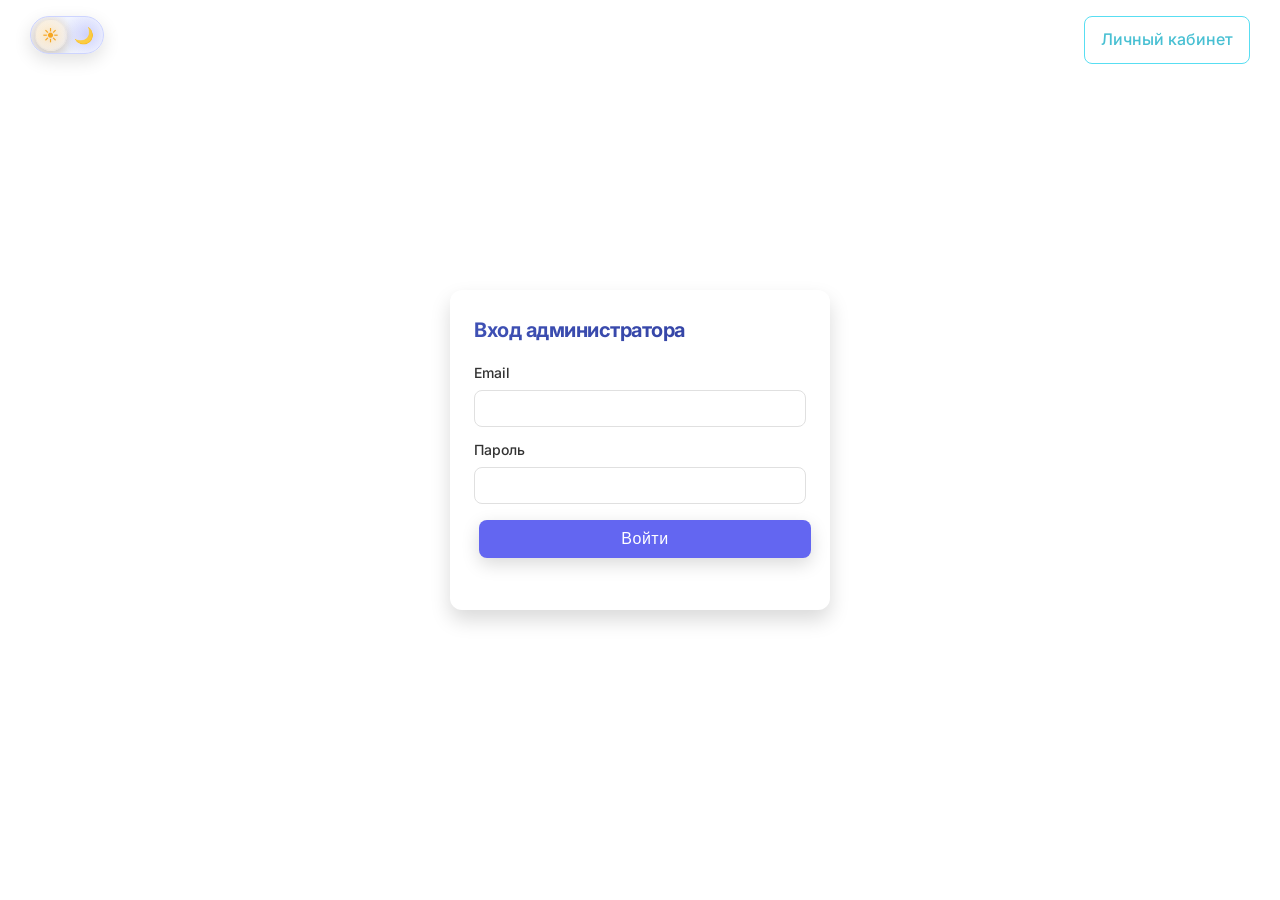
<file: static/admin/login.html>
<!doctype html>
<html lang="ru" data-theme="light">
<head>
  <meta charset="utf-8" />
  <meta name="viewport" content="width=device-width, initial-scale=1" />
  <title>Admin Login</title>
  <link rel="stylesheet" href="/static/main-general.css" />
  <link rel="stylesheet" href="/static/main-light.css" />
  <link rel="stylesheet" href="/static/main-dark.css" />
  <link rel="stylesheet" href="/static/admin/styles-login-admin.css" />
  <link rel="preconnect" href="https://fonts.googleapis.com">
  <link rel="preconnect" href="https://fonts.gstatic.com" crossorigin>
  <link href="https://fonts.googleapis.com/css2?family=Inter:wght@400;500;600;700&display=swap" rel="stylesheet">
</head>
<body>
  <nav class="navbar">
    <div class="theme-switcher">
      <input type="checkbox" id="themeSwitch" aria-label="Переключить тему">
      <label for="themeSwitch" class="switch">
        <span class="switch-glow"></span>
        <span class="switch-icon sun">☀️</span>
        <span class="switch-icon moon">🌙</span>
      </label>
    </div>
    <a href="/user/dashboard" class="nav-link">Личный кабинет</a>
  </nav>
  <div class="theme-bg theme-bg--light" aria-hidden="true"></div>
  <div class="theme-bg theme-bg--dark" aria-hidden="true"></div>
  <div class="background-effects" aria-hidden="true"></div>
  
  <div class="card">
    <h1>Вход администратора</h1>
    <form id="loginForm">
      <label for="email">Email</label>
      <input id="email" type="email" required />
      <label for="password">Пароль</label>
      <input id="password" type="password" required />
      <button class="btn" type="submit">Войти</button>
      <div class="err" id="err"></div>
    </form>
  </div>
  
  <script>
    // Переключение темы
    const themeSwitch = document.getElementById('themeSwitch');
    const htmlElement = document.documentElement;
    
    // Загружаем сохранённую тему из localStorage или используем текущую
    const savedTheme = localStorage.getItem('theme') || htmlElement.getAttribute('data-theme') || 'light';
    htmlElement.setAttribute('data-theme', savedTheme);
    themeSwitch.checked = savedTheme === 'dark';
    
    // Обработчик изменения переключателя темы
    themeSwitch.addEventListener('change', function() {
      const newTheme = this.checked ? 'dark' : 'light';
      htmlElement.setAttribute('data-theme', newTheme);
      localStorage.setItem('theme', newTheme);
    });
  </script>
  <script defer src="/static/admin/login.js"></script>
</body>
</html>
</file>
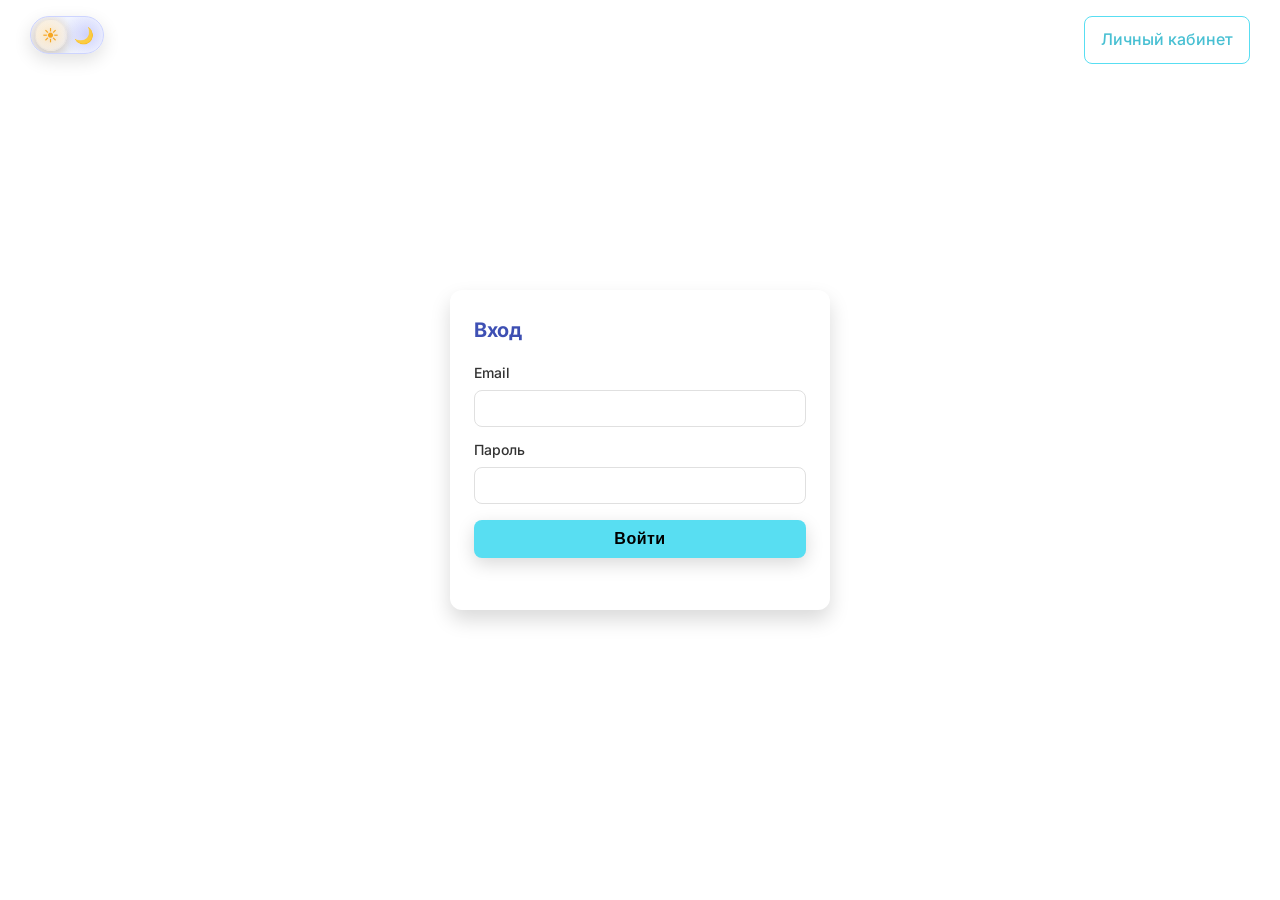
<file: static/user/login.html>
<!doctype html>
<html lang="ru" data-theme="light">
<head>
  <meta charset="utf-8" />
  <meta name="viewport" content="width=device-width, initial-scale=1" />
  <title>Вход</title>
  <link rel="stylesheet" href="/static/main-general.css" />
  <link rel="stylesheet" href="/static/main-light.css" />
  <link rel="stylesheet" href="/static/main-dark.css" />
  <link rel="stylesheet" href="/static/user/styles-login.css" />
  <link rel="preconnect" href="https://fonts.googleapis.com">
  <link rel="preconnect" href="https://fonts.gstatic.com" crossorigin>
  <link href="https://fonts.googleapis.com/css2?family=Inter:wght@400;500;600;700&display=swap" rel="stylesheet">
  <script defer src="/static/user/login.js"></script>
</head>
<body>
  <nav class="navbar">
    <div class="theme-switcher">
      <input type="checkbox" id="themeSwitch" aria-label="Переключить тему">
      <label for="themeSwitch" class="switch">
        <span class="switch-glow"></span>
        <span class="switch-icon sun">☀️</span>
        <span class="switch-icon moon">🌙</span>
      </label>
    </div>
    <a href="/user/dashboard" class="nav-link">Личный кабинет</a>
  </nav>
  <div class="theme-bg theme-bg--light" aria-hidden="true"></div>
  <div class="theme-bg theme-bg--dark" aria-hidden="true"></div>
  <div class="background-effects" aria-hidden="true"></div>
  
  <div class="card">
    <h1>Вход</h1>
    <form id="loginForm">
      <label for="email">Email</label>
      <input id="email" type="email" required />
      <label for="password">Пароль</label>
      <input id="password" type="password" required />
      <button class="btn" type="submit">Войти</button>
      <div class="err" id="err"></div>
    </form>
  </div>
  
  <script>
    // Переключение темы
    const themeSwitch = document.getElementById('themeSwitch');
    const htmlElement = document.documentElement;
    
    // Загружаем сохранённую тему из localStorage или используем текущую
    const savedTheme = localStorage.getItem('theme') || htmlElement.getAttribute('data-theme') || 'light';
    htmlElement.setAttribute('data-theme', savedTheme);
    themeSwitch.checked = savedTheme === 'dark';
    
    // Обработчик изменения переключателя темы
    themeSwitch.addEventListener('change', function() {
      const newTheme = this.checked ? 'dark' : 'light';
      htmlElement.setAttribute('data-theme', newTheme);
      localStorage.setItem('theme', newTheme);
    });
  </script>
</body>
</html>
</file>
<file: static/main-general.css>
:root {
    --primary-color: #3f51b5;
    --primary-light: #757de8;
    --primary-dark: #303f9f;
    --secondary-color: #ff4081;
    --secondary-light: #ff79b0;
    --secondary-dark: #c60055;
    --text-color: #333;
    --text-light: #757575;
    --bg-color: #f9faff;
    --bg-card: #ffffff;
    --border-color: #e0e0e0;
    --success-color: #4caf50;
    --error-color: #f44336;
    --warning-color: #ff9800;
    --shadow-sm: 0 2px 5px rgba(0, 0, 0, 0.1);
    --shadow-md: 0 4px 8px rgba(0, 0, 0, 0.12);
    --shadow-lg: 0 10px 20px rgba(0, 0, 0, 0.15);
    --transition: all 0.3s cubic-bezier(0.25, 0.8, 0.25, 1);
}

* {
    margin: 0;
    padding: 0;
    box-sizing: border-box;
}

@keyframes gradient {
    0% {
        background-position: 0% 50%;
    }
    50% {
        background-position: 100% 50%;
    }
    100% {
        background-position: 0% 50%;
    }
}

@keyframes fadeIn {
    from {
        opacity: 0;
        transform: translateY(20px);
    }
    to {
        opacity: 1;
        transform: translateY(0);
    }
}

@keyframes pulse {
    0% {
        box-shadow: 0 0 0 0 rgba(63, 81, 181, 0.4);
    }
    70% {
        box-shadow: 0 0 0 10px rgba(63, 81, 181, 0);
    }
    100% {
        box-shadow: 0 0 0 0 rgba(63, 81, 181, 0);
    }
}

@keyframes float {
    0% {
        transform: translateY(0px);
    }
    50% {
        transform: translateY(-8px);
    }
    100% {
        transform: translateY(0px);
    }
}

body {
    font-family: 'Inter', sans-serif;
    background: var(--bg-color);
    color: var(--text-color);
    line-height: 1.6;
    overflow-x: hidden;
    background-attachment: fixed;
    transition: color 0.45s ease;
}

.container {
    max-width: 1000px;
    margin: 0 auto;
    padding: 80px 20px 40px;
    animation: fadeIn 0.8s ease-out;
}

header {
    text-align: center;
    margin-bottom: 50px;
    position: relative;
}

.header-nav {
    justify-content: space-between;
    align-items: center;
}

.main-nav {
    display: flex;
    align-items: center;
    gap: 20px;
}

.nav-link {
    color: #48c0d3;
    text-decoration: none;
    padding: 10px 16px;
    border-radius: 8px;
    transition: var(--transition);
    font-weight: 500;
    border: 1px solid #58def2;
}

.nav-link:hover {
    background: #58def2;
    color: rgb(0, 0, 0);
    transform: translateY(-2px);
    border: none;
    box-shadow: var(--shadow-md);
}

h1 {
    font-size: 2.8rem;
    font-family: 'Inter', sans-serif;
    color: var(--primary-dark);
    margin-bottom: 10px;
    letter-spacing: -0.5px;
    background: linear-gradient(120deg, var(--primary-color), var(--primary-dark));
    -webkit-background-clip: text;
    -webkit-text-fill-color: transparent;
    background-clip: text;
}

h2 {
    font-size: 2rem;
    color: var(--primary-color);
    margin: 30px 0 15px;
    letter-spacing: -0.5px;
    font-family: 'Inter', sans-serif;
}

h3 {
    font-size: 1.5rem;
    color: var(--primary-dark);
    margin-bottom: 20px;
    font-family: 'Inter', sans-serif;
    position: relative;
    display: inline-block;
}

h4 {
    font-size: 1.1rem;
    margin-bottom: 5px;
    color: var(--primary-dark);
}

.subtitle {
    font-size: 1.2rem;
    color: var(--text-light);
    max-width: 600px;
    margin: 0 auto;
    line-height: 1.6;
}

main {
    display: grid;
    grid-template-columns: 1fr;
    gap: 30px;
}

.fixed-dashboard-btn {
    position: absolute;
    top: 24px;
    right: 30px;
    z-index: 3000;

    padding: 10px 20px;
    min-height: 44px;

    border: 1px solid #58def2;
    background: transparent;
    color: #58def2;

    font-weight: 500;
    letter-spacing: 0.3px;
    font-size: 15px;

    border-radius: 12px;
    box-shadow: 0 6px 18px rgba(0, 0, 0, 0.15);

    cursor: pointer;
    transition: all 0.25s ease;
}

.fixed-dashboard-btn:hover {
    background: #58def2;
    color: #000;
    box-shadow: 0 10px 24px rgba(88, 222, 242, 0.35);
    transform: translateY(-2px);
}

/* Мобильная адаптация */
@media (max-width: 768px) {
    .fixed-dashboard-btn {
        top: 12px;
        right: 14px;
        padding: 8px 16px;
        font-size: 14px;
        transform: scale(0.9);
    }
}

.card {
    border-radius: 12px;
    padding: 30px;
    box-shadow: var(--shadow-md);
    transition: var(--transition), background-color 0.45s ease, box-shadow 0.45s ease, border-color 0.45s ease, color 0.45s ease;
    position: relative;
    overflow: hidden;
}

.feature-list {
    padding-bottom: 20px;
}

.features {
    list-style-type: none;
    padding: 0;
    margin-top: 15px;
}

.feature-item {
    display: flex;
    align-items: center;
    margin-bottom: 25px;
    padding-bottom: 25px;
    border-bottom: 1px dashed var(--border-color);
    animation: fadeIn 0.5s ease-out forwards;
    opacity: 0;
}

.feature-item:last-child {
    margin-bottom: 0;
    padding-bottom: 0;
    border-bottom: none;
}

.feature-item:nth-child(1) {
    animation-delay: 0.1s;
}

.feature-item:nth-child(2) {
    animation-delay: 0.3s;
}

.feature-item:nth-child(3) {
    animation-delay: 0.5s;
}

.feature-icon {
    font-size: 2rem;
    margin-right: 15px;
    display: flex;
    align-items: center;
    justify-content: center;
    width: 50px;
    height: 50px;
    background: linear-gradient(135deg, var(--primary-light), var(--primary-color));
    border-radius: 12px;
    color: white;
    flex-shrink: 0;
    box-shadow: var(--shadow-sm);
}

.feature-item:nth-child(1) .feature-icon {
    background: linear-gradient(135deg, #4facfe, #00f2fe);
}

.feature-item:nth-child(2) .feature-icon {
    background: linear-gradient(135deg, #ff9a9e, #fad0c4);
}

.feature-item:nth-child(3) .feature-icon {
    background: linear-gradient(135deg, #a18cd1, #fbc2eb);
}

.feature-content {
    flex-grow: 1;
}

.feature-content p {
    color: var(--text-light);
    margin-top: 5px;
    font-size: 0.95rem;
}

.form-group {
    margin-bottom: 25px;
    position: relative;
}

label {
    display: block;
    margin-bottom: 10px;
    font-weight: 500;
    color: var(--primary-dark);
    transition: var(--transition);
    font-size: 1.05rem;
}

label h4 {
    margin-left: 5px;
}

label[for="message"] {
    font-size: 1.4rem;
    font-weight: 700;
    font-family: 'Inter', sans-serif;
}

.feature-list h3 {
    font-size: 1.4rem;
    font-weight: 700;
    font-family: 'Inter', sans-serif;
}

textarea {
    width: 100%;
    padding: 15px;
    border: 1px solid var(--border-color);
    border-radius: 8px;
    resize: vertical;
    font-family: inherit;
    font-size: 1rem;
    transition: var(--transition), background-color 0.45s ease, border-color 0.45s ease, color 0.45s ease;
    background-color: var(--bg-color);
    min-height: 120px;
}

textarea:focus {
    border-color: var(--primary-color);
    outline: none;
    box-shadow: 0 0 0 3px rgba(63, 81, 181, 0.2);
}

.file-input-container {
    position: relative;
    display: block;
    gap: 0;
}

input[type="file"] {
    position: absolute;
    left: -9999px;
}

.file-label {
    display: inline-flex;
    align-items: center;
    justify-content: center;
    padding: 12px 24px;
    background: linear-gradient(135deg, var(--primary-color), var(--primary-dark));
    color: white;
    border-radius: 999px;
    cursor: pointer;
    transition: var(--transition);
    font-weight: 600;
    box-shadow: var(--shadow-sm);
}

.file-label:hover {
    box-shadow: var(--shadow-md);
    transform: translateY(-2px);
}

.navbar {
    position: fixed !important;
    top: 0;
    left: 0;
    right: 0;
    width: 100%;
    padding: 16px 30px;
    display: flex;
    justify-content: space-between;
    align-items: center;
    gap: 20px;
    background: transparent;
    border-bottom: none;
    box-shadow: none;
    z-index: 1000;
    backdrop-filter: none;
}

.nav-link--fixed {
    position: fixed;
    top: 24px;
    right: 30px;
    z-index: 1101;
    display: inline-flex;
    align-items: center;
    justify-content: center;
    background: transparent;
}

.nav-link--fixed:hover {
    background: #58def2;
    color: #000;
}

.file-label:before { content: ''; margin-right: 0; }

.file-name {
    display: none;
}

button {
    background: #58def2;
    color: black;
    border: 1px solid rgba(0, 0, 0, 0.4);
    padding: 14px 28px;
    font-size: 1rem;
    border-radius: 8px;
    cursor: pointer;
    transition: var(--transition);
    font-weight: 500;
    letter-spacing: 0.5px;
    box-shadow: 0 6px 18px rgba(0, 0, 0, 0.15);
    position: relative;
    overflow: hidden;
    margin-left: 5px;
}

button:hover {
    box-shadow: var(--shadow-md);
    transform: translateY(-2px);
}

button:active {
    transform: translateY(1px);
    box-shadow: var(--shadow-sm);
}

button:after {
    content: '';
    position: absolute;
    top: 50%;
    left: 50%;
    width: 5px;
    height: 5px;
    background: rgba(255, 255, 255, 0.5);
    opacity: 0;
    border-radius: 100%;
    transform: scale(1, 1) translate(-50%);
    transform-origin: 50% 50%;
}

button:focus:not(:active)::after {
    animation: ripple 1s ease-out;
}

@keyframes ripple {
    0% {
        transform: scale(0, 0);
        opacity: 0.5;
    }
    100% {
        transform: scale(20, 20);
        opacity: 0;
    }
}

.status-message {
    margin-top: 20px;
    padding: 15px 20px;
    border-radius: 8px;
    display: none;
    animation: fadeIn 0.3s ease-out;
    font-weight: 500;
    position: relative;
    padding-left: 45px;
}

.status-message:before {
    position: absolute;
    left: 15px;
    top: 50%;
    transform: translateY(-50%);
    font-size: 1.2rem;
}

.status-message.success {
    display: block;
    background-color: rgba(76, 175, 80, 0.1);
    border: 1px solid var(--success-color);
    color: var(--success-color);
}

.status-message.success:before {
    content: '✅';
}

.status-message.error {
    display: block;
    background-color: rgba(244, 67, 54, 0.1);
    border: 1px solid var(--error-color);
    color: var(--error-color);
}

.status-message.error:before {
    content: '❌';
}

.response-section {
    animation: fadeIn 0.8s ease-out;
}

.response-section h2 {
    margin-top: 0;
    font-size: 1.5rem;
}

.response-header {
    display: flex;
    justify-content: space-between;
    align-items: center;
    margin-bottom: 20px;
}

.response-controls {
    display: flex;
    gap: 10px;
}

.refresh-btn {
    background: linear-gradient(135deg, #6c757d, #495057);
    padding: 10px 18px;
    font-size: 0.95rem;
    display: flex;
    align-items: center;
    gap: 8px;
}

.refresh-btn:before {
    content: '🔄';
    font-size: 1.1rem;
}

.refresh-btn:hover {
    background: linear-gradient(135deg, #495057, #6c757d);
}

.response-list {
    border: 1px solid var(--border-color);
    border-radius: 8px;
    padding: 5px;
    max-height: 400px;
    overflow-y: auto;
    background-color: var(--bg-color);
    box-shadow: inset 0 0 5px rgba(0, 0, 0, 0.05);
    transition: background-color 0.45s ease, border-color 0.45s ease, box-shadow 0.45s ease, color 0.45s ease;
}

.response-item {
    padding: 15px;
    margin: 10px;
    background-color: var(--bg-card);
    border-radius: 8px;
    font-size: 1rem;
    box-shadow: var(--shadow-sm);
    transition: var(--transition), background-color 0.45s ease, border-color 0.45s ease, box-shadow 0.45s ease, color 0.45s ease;
    border-left: 3px solid var(--primary-color);
    position: relative;
    animation: fadeIn 0.5s ease-out;
}

.response-item:hover {
    box-shadow: var(--shadow-md);
    transform: translateX(5px);
}

.response-item:nth-child(odd) {
    border-left-color: var(--primary-color);
}

.response-item:nth-child(even) {
    border-left-color: var(--secondary-color);
}

.no-data {
    color: var(--text-light);
    font-style: italic;
    text-align: center;
    padding: 30px 0;
}

footer {
    margin-top: 60px;
    text-align: center;
    color: var(--text-light);
    font-size: 0.9rem;
    padding: 20px;
    position: relative;
}

footer:before {
    content: '';
    position: absolute;
    top: 0;
    left: 50%;
    transform: translateX(-50%);
    width: 60px;
    height: 2px;
    background: linear-gradient(to right, var(--primary-light), var(--primary-dark));
    border-radius: 2px;
}

/* Floating theme switcher */
.theme-switcher {
    position: relative;
    top: auto;
    right: auto;
    z-index: 1;
}

.theme-switcher input { display: none; }

.switch {
    position: relative;
    width: 74px;
    height: 38px;
    border-radius: 999px;
    background: linear-gradient(135deg, #eef2ff, #f5f8ff);
    border: 1px solid #cdd4ff;
    box-shadow: 0 6px 18px rgba(0,0,0,0.12), inset 0 0 8px rgba(255,255,255,0.25);
    cursor: pointer;
    overflow: hidden;
    display: inline-flex;
    align-items: center;
    justify-content: space-between;
    padding: 0 10px;
    transition: background 0.45s ease, border-color 0.45s ease, box-shadow 0.45s ease;
}

.switch::before {
    content: '';
    position: absolute;
    top: 50%;
    left: 4px;
    transform: translateY(-50%);
    width: 30px;
    height: 30px;
    background: linear-gradient(135deg, #ffffff, #f2f5ff);
    border-radius: 50%;
    box-shadow: 0 6px 16px rgba(0,0,0,0.18), inset 0 0 6px rgba(0,0,0,0.04);
    border: 1px solid rgba(0,0,0,0.05);
    transition: transform 0.35s ease, box-shadow 0.35s ease, background 0.35s ease, border-color 0.35s ease;
}

.switch .switch-icon {
    font-size: 16px;
    opacity: 0.88;
    transition: opacity 0.35s ease, color 0.35s ease;
    display: flex;
    align-items: center;
    justify-content: center;
    width: 18px;
    height: 18px;
    position: relative;
    z-index: 2;
    line-height: 1;
}

.switch .sun { color: #f59e0b; }
.switch .moon { color: #6366f1; }

#themeSwitch:checked + .switch::before {
    transform: translate(33px, -50%);
    box-shadow: 0 10px 24px rgba(99,102,241,0.4), inset 0 0 14px rgba(99,102,241,0.28);
}

.switch-glow {
    position: absolute;
    inset: 0;
    background: radial-gradient(24px 24px at 18px 50%, rgba(245,158,11,0.25), transparent),
                radial-gradient(24px 24px at 56px 50%, rgba(99,102,241,0.25), transparent);
    pointer-events: none;
    transition: opacity 0.3s ease;
}

#themeSwitch:checked + .switch .switch-glow {
    opacity: 1;
}

.loader {
    display: inline-block;
    position: relative;
    width: 20px;
    height: 20px;
}

.loader:after {
    content: '';
    display: block;
    border-radius: 50%;
    width: 100%;
    height: 100%;
    margin: 0;
    box-sizing: border-box;
    border: 2px solid #fff;
    border-color: #fff transparent #fff transparent;
    animation: loader 1.2s infinite;
}

@keyframes loader {
    0% {
        transform: rotate(0);
    }
    100% {
        transform: rotate(360deg);
    }
}

@media (min-width: 768px) {
    main {
        grid-template-columns: 1fr 1fr;
    }
    
    .response-section {
        grid-column: 1 / -1;
    }
}

.drag-over {
    background-color: rgba(63, 81, 181, 0.1);
    border: 2px dashed var(--primary-color);
    transform: scale(1.02);
}

/* Dropzone and upload progress */
.dropzone {
    position: relative;
    border: 2px dashed rgba(0,0,0,0.12);
    border-radius: 14px;
    padding: 14px 16px;
}

.upload-progress {
    position: absolute;
    left: 0;
    right: 0;
    bottom: 0;
    height: 4px;
    background: rgba(0,0,0,0.06);
    border-bottom-left-radius: 16px;
    border-bottom-right-radius: 16px;
    overflow: hidden;
}

.upload-bar {
    width: 0%;
    height: 100%;
    background: linear-gradient(90deg, #6ea8ff, #c26bff);
    transition: width 0.3s ease;
}

/* Upload zone content */
.upload-zone {
    background: rgba(255,255,255,0.5);
}
.upload-zone-content { display: flex; align-items: center; gap: 10px; }
.upload-text {
    display: flex;
    align-items: center;
    gap: 10px;
    flex-wrap: wrap;
}
.upload-title { font-weight: 600; font-size: 0.95rem; }
.upload-subtitle {
    color: var(--text-light);
}
.upload-hint {
    width: 100%;
    color: var(--text-light);
    font-size: 0.9rem;
}
.btn-primary {
    background: #58def2;
    color: black;
    border: 1px solid rgba(0, 0, 0, 0.4);
    border-radius: 90px;
    padding: 8px 14px;
    font-size: 0.95rem;
    font-weight: 400;
}

/* Selected file row */
.selected-file { margin-top: 10px; display: flex; align-items: center; gap: 8px; padding: 8px 10px; border-radius: 10px; background: rgba(0,0,0,0.04); }
.selected-file-name { font-weight: 500; font-size: 0.95rem; }
.selected-file-size { color: var(--text-light); font-size: 0.9rem; }
.selected-file-clear {
    margin-left: auto;
    background: transparent;
    color: var(--text-light);
    border: 1px solid var(--border-color);
    border-radius: 8px;
    padding: 4px 8px;
    cursor: pointer;
    transition: background-color 0.25s ease, border-color 0.25s ease, color 0.25s ease, box-shadow 0.25s ease, transform 0.2s ease;
}
.selected-file-clear:hover {
    background: rgba(244, 67, 54, 0.08);
    color: rgba(213, 74, 63, 1);
    border-color: rgba(244, 67, 54, 0.35);
    box-shadow: 0 4px 10px rgba(244, 67, 54, 0.15);
    transform: translateY(-1px);
}
.selected-file-clear:active {
    transform: translateY(0);
    box-shadow: 0 2px 6px rgba(244, 67, 54, 0.12);
}
.selected-file-clear:focus-visible {
    outline: none;
    box-shadow: 0 0 0 3px rgba(110,168,255,0.25);
}

@media (max-width: 767px) {
    .container {
        padding: 110px 15px 30px;
    }
    
    .navbar {
        flex-direction: row;
        align-items: center;
        justify-content: space-between;
        gap: 20px;
        padding: 12px 16px;
    }
    
    .navbar .nav-link {
        text-align: left;
        width: auto;
    }

    .nav-link--fixed {
        top: auto;
        bottom: 20px;
        right: 20px;
    }
    
    h1 {
        font-size: 2.2rem;
    }
    
    h2 {
        font-size: 1.7rem;
    }
    
    .card {
        padding: 20px;
    }
    
    .file-name {
        margin-left: 0;
        margin-top: 10px;
        display: block;
        width: 100%;
    }
    
    .response-section {
        padding: 15px;
    }
    
    .response-header {
        flex-direction: column;
        align-items: flex-start;
        gap: 10px;
    }
    
    .response-controls {
        width: 100%;
    }
    
    .refresh-btn {
        width: 100%;
        justify-content: center;
    }
    
    .form-group button.btn-glow,
    .form-group #submitBtn {
        width: 100%;
        text-align: center;
        display: block;
    }
} 

/* Радио-группа в одну строку с чипами */
.radio-group {
    display: flex;
    gap: 10px;
    flex-wrap: wrap;
    margin-left: 5px;
}

.radio-chip {
    display: inline-flex;
    align-items: center;
    padding: 10px 14px;
    border-radius: 999px;
    background: linear-gradient(135deg, #eef2ff, #f5f8ff);
    border: 1px solid var(--border-color);
    cursor: pointer;
    user-select: none;
    transition: var(--transition), background 0.45s ease, border-color 0.45s ease, color 0.45s ease, box-shadow 0.45s ease;
    box-shadow: var(--shadow-sm);
    position: relative;
    overflow: hidden;
}

.radio-chip:hover {
    transform: translateY(-1px);
    box-shadow: var(--shadow-md);
}

.radio-chip input[type="radio"] {
    position: absolute;
    opacity: 0;
    pointer-events: none;
}

.radio-chip span {
    font-weight: 500;
    color: var(--primary-dark);
    letter-spacing: 0.3px;
}

/* Активное состояние */
.radio-chip input[type="radio"]:checked + span {
    color: white;
}

/* Градиентная подсветка активного чипа */
.radio-chip[data-format="json"]:has(input[type="radio"]:checked) {
    background: linear-gradient(135deg, #00c6ff, #0072ff);
    border-color: transparent;
}
.radio-chip[data-format="csv"]:has(input[type="radio"]:checked) {
    background: linear-gradient(135deg, #43e97b, #38f9d7);
    border-color: transparent;
}
.radio-chip[data-format="xlsx"]:has(input[type="radio"]:checked) {
    background: linear-gradient(135deg, #f7971e, #ffd200);
    border-color: transparent;
}

/* Progress Bar Styles */
.progress-section {
    animation: fadeIn 0.8s ease-out;
}

.progress-header {
    display: flex;
    justify-content: space-between;
    align-items: center;
    margin-bottom: 20px;
}

.progress-stats {
    font-weight: 600;
    color: var(--primary-color);
    font-size: 1.1rem;
}

.progress-container {
    display: flex;
    align-items: center;
    gap: 15px;
    margin-bottom: 20px;
}

.progress-bar {
    flex: 1;
    height: 12px;
    background: rgba(0,0,0,0.1);
    border-radius: 6px;
    overflow: hidden;
    position: relative;
    box-shadow: inset 0 2px 4px rgba(0,0,0,0.1);
}

.progress-fill {
    height: 100%;
    background: linear-gradient(90deg, #4facfe 0%, #00f2fe 100%);
    border-radius: 6px;
    width: 0%;
    transition: width 0.6s cubic-bezier(0.4, 0, 0.2, 1);
    position: relative;
    overflow: hidden;
}

.progress-fill::after {
    content: '';
    position: absolute;
    top: 0;
    left: 0;
    right: 0;
    bottom: 0;
    background: linear-gradient(
        90deg,
        transparent,
        rgba(255,255,255,0.3),
        transparent
    );
    animation: shimmer 2s infinite;
}

@keyframes shimmer {
    0% { transform: translateX(-100%); }
    100% { transform: translateX(100%); }
}

.progress-percentage {
    font-weight: 700;
    font-size: 1.2rem;
    color: var(--primary-color);
    min-width: 50px;
    text-align: center;
}

.progress-details {
    margin-top: 15px;
}

.file-list {
    display: grid;
    gap: 8px;
}

.file-item {
    display: flex;
    align-items: center;
    gap: 12px;
    padding: 10px 15px;
    background: rgba(0,0,0,0.03);
    border-radius: 8px;
    border-left: 3px solid #ddd;
    transition: all 0.3s ease;
}

.file-item.processing {
    border-left-color: #ff9800;
    background: rgba(255,152,0,0.05);
}

.file-item.completed {
    border-left-color: #4caf50;
    background: rgba(76,175,80,0.05);
}

.file-item.error {
    border-left-color: #f44336;
    background: rgba(244,67,54,0.05);
}

.file-icon {
    font-size: 1.2rem;
    width: 24px;
    text-align: center;
}

.file-name {
    flex: 1;
    font-weight: 500;
    font-size: 0.95rem;
    color: var(--text-color);
}

.file-status {
    font-size: 0.9rem;
    font-weight: 600;
    padding: 4px 8px;
    border-radius: 12px;
    text-transform: uppercase;
    letter-spacing: 0.5px;
    white-space: nowrap;

    margin-left: 15px;
}

.file-status.waiting {
    color: #666;
    background: rgba(0,0,0,0.1);
}

.file-status.processing {
    color: #ff9800;
    background: rgba(255,152,0,0.1);
}

.file-status.completed {
    color: #4caf50;
    background: rgba(76,175,80,0.1);
}

.file-status.error {
    color: #f44336;
    background: rgba(244,67,54,0.1);
}

.file-progress {
    width: 20px;
    height: 20px;
    position: relative;
}

.file-progress .spinner {
    width: 100%;
    height: 100%;
    border: 2px solid #ddd;
    border-top: 2px solid var(--primary-color);
    border-radius: 50%;
    animation: spin 1s linear infinite;
}

.file-progress .checkmark {
    width: 100%;
    height: 100%;
    color: #4caf50;
    font-size: 16px;
    display: flex;
    align-items: center;
    justify-content: center;
}

.file-progress .error-mark {
    width: 100%;
    height: 100%;
    color: #f44336;
    font-size: 16px;
    display: flex;
    align-items: center;
    justify-content: center;
}

@keyframes spin {
    0% { transform: rotate(0deg); }
    100% { transform: rotate(360deg); }
}
</file>
<file: static/main-light.css>
[data-theme="light"] .theme-bg--dark { opacity: 0; }

[data-theme="light"] .theme-bg {
    position: fixed;
    inset: 0;
    z-index: 0;
    pointer-events: none;
    transition: opacity 0.6s ease, filter 0.6s ease;
    background-attachment: fixed;
}

[data-theme="light"] .theme-bg--light {
    background-color: #ffffff;
    background-image: none;
    opacity: 1;
}

/* Theme-specific base styles */
[data-theme="light"] .selected-file-clear {
    background: rgba(0,0,0,0.02);
}

/* Light theme palette */
[data-theme="light"] body {
    background-color: #ffffff;
    background-image: none;
    color: var(--text-color);
}

[data-theme="light"] .glass {
    background: var(--bg-card) !important;
    backdrop-filter: none;
    border: 1px solid #07b0ca;
    box-shadow: var(--shadow-md);
}

[data-theme="light"] .card.glass.neon {
    background-image: linear-gradient(
        180deg,
        rgba(230, 252, 255, 0.36) 10%,
        rgba(7, 176, 202, 0.36) 70%,
        rgba(11, 203, 233, 0.36) 80%
    ) !important;
    background-color: transparent !important;
    color: var(--text-color);
}

[data-theme="light"] .card.feature-list.glass {
    background-image: linear-gradient(
        180deg,
        rgba(230, 252, 255, 0.36) 10%,
        rgba(7, 176, 202, 0.36) 70%,
        rgba(11, 203, 233, 0.36) 80%
    ) !important;
    background-color: transparent !important;
    color: var(--text-color);
}

[data-theme="light"] .neon { box-shadow: var(--shadow-md); }

[data-theme="light"] .background-effects {
    opacity: 0;
    transition: opacity 0.6s ease;
}

[data-theme="light"] h1 {
    background: linear-gradient(120deg, var(--primary-color), var(--primary-dark));
    -webkit-background-clip: text;
    -webkit-text-fill-color: transparent;
    background-clip: text;
}

[data-theme="light"] h1,
[data-theme="light"] h2,
[data-theme="light"] h3,
[data-theme="light"] h4,
[data-theme="light"] p {
    color: #000000 !important;
}

[data-theme="light"] .glass textarea {
    background: var(--bg-color);
    color: var(--text-color);
    border: 1px solid var(--border-color);
    border-radius: 8px;
}

[data-theme="light"] .glass .file-name {
    background: var(--bg-color);
    color: var(--text-light);
    border-radius: 8px;
}

[data-theme="light"] .radio-chip {
    background: linear-gradient(135deg, #eef2ff, #f5f8ff);
    border: 1px solid var(--border-color);
    box-shadow: var(--shadow-sm);
}

[data-theme="light"] .radio-chip span { color: var(--primary-dark); }

[data-theme="light"] .response-section.glass .response-list {
    background: var(--bg-color);
    border: 1px solid var(--border-color);
    box-shadow: inset 0 0 5px rgba(0, 0, 0, 0.05);
}

[data-theme="light"] .response-section.glass .response-item {
    background: var(--bg-card);
    color: var(--text-color);
    border-left-color: var(--primary-color);
    box-shadow: var(--shadow-sm);
    border-radius: 8px;
}

[data-theme="light"] .no-data { color: var(--text-light); }
</file>
<file: static/main-dark.css>
[data-theme="dark"] .selected-file {
    background: rgba(255,255,255,0.06);
}
[data-theme="dark"] .theme-bg--light { opacity: 0; }

[data-theme="dark"] .theme-bg {
    position: fixed;
    inset: 0;
    z-index: 0;
    pointer-events: none;
    transition: opacity 0.6s ease, filter 0.6s ease;
    background-attachment: fixed;
}

[data-theme="dark"] .theme-bg--dark {
    background-color: #000E10;
    background-image: none;
    opacity: 1;
}

/* Theme-specific base styles */
[data-theme="dark"] .selected-file-clear {
    background: rgba(255,255,255,0.04);
    border-color: rgba(255,255,255,0.12);
    color: #aab2d5;
}

[data-theme="dark"] .selected-file-clear:hover {
    background: rgba(244, 67, 54, 0.12);
    color: #ffb3ac;
    border-color: rgba(244, 67, 54, 0.38);
    box-shadow: 0 6px 14px rgba(244, 67, 54, 0.22);
}

/* Dark theme switch visuals */
[data-theme="dark"] .switch {
    background: linear-gradient(135deg, #131a33, #0f1530);
    border-color: rgba(255,255,255,0.22);
    box-shadow: 0 10px 26px rgba(0,0,0,0.45), inset 0 0 10px rgba(110,168,255,0.08);
}

[data-theme="dark"] .switch::before {
    background: linear-gradient(135deg, #1b2448, #1a2040);
    box-shadow: 0 10px 24px rgba(110,168,255,0.35), inset 0 0 14px rgba(194,107,255,0.18);
    border: 1px solid rgba(110,168,255,0.25);
}

[data-theme="dark"] .switch .sun { opacity: 0.6; }
[data-theme="dark"] .switch .moon { opacity: 0.95; }

[data-theme="dark"] .upload-zone {
    background: rgba(255,255,255,0.06);
    border-color: rgba(255,255,255,0.14);
}

[data-theme="dark"] .container,
[data-theme="dark"] header,
[data-theme="dark"] main,
[data-theme="dark"] footer {
    position: relative;
    z-index: 1;
}

/* Cards: glass + neon aura */
[data-theme="dark"] .glass {
    background: rgba(255, 255, 255, 0.06) !important;
    backdrop-filter: blur(10px);
    -webkit-backdrop-filter: blur(10px);
    border: 1px solid rgba(255,255,255,0.12);
}

[data-theme="dark"] .neon {
    box-shadow: none;
}

/* Градиентный фон и обводка для карточек */
[data-theme="dark"] .card.glass.neon,
[data-theme="dark"] .card.feature-list.glass {
    background: linear-gradient(180deg, rgba(0, 14, 16, 0.36) 0%, rgba(57, 147, 161, 0.36) 100%) !important;
    border: 1px solid #348996;
    backdrop-filter: none;
    -webkit-backdrop-filter: none;
}

/* Общие стили для заголовков и текста в тёмной теме */
[data-theme="dark"] h1,
[data-theme="dark"] h2,
[data-theme="dark"] h3,
[data-theme="dark"] h4 {
    color: #ffffff;
}

[data-theme="dark"] p {
    color: #a0a0a0;
}

[data-theme="dark"] body {
    background-color: #000E10 !important;
    background-image: none !important;
    color: #d6dcff;
}

[data-theme="dark"] .background-effects {
    opacity: 1;
    transition: opacity 0.6s ease;
    position: fixed;
    inset: 0;
    pointer-events: none;
    background: radial-gradient(ellipse 1200px 800px at 50% 50%, #123237 0%, transparent 70%);
    filter: blur(80px);
    z-index: 0;
}

/* Navigation styles for dark theme */
[data-theme="dark"] .main-nav .nav-link {
    color: #6ea8ff;
    border-color: #6ea8ff;
}

[data-theme="dark"] .main-nav .nav-link:hover {
    background: #6ea8ff;
    color: white;
    box-shadow: 0 8px 20px rgba(110, 168, 255, 0.3);
}

/* Controls */
[data-theme="dark"] .btn-glow {
    box-shadow: 0 10px 30px rgba(110, 168, 255, 0.25), inset 0 0 14px rgba(194, 107, 255, 0.14);
    border: 1px solid rgba(255,255,255,0.08);
}

[data-theme="dark"] .btn-glow:hover {
    box-shadow: 0 12px 34px rgba(110, 168, 255, 0.32), inset 0 0 16px rgba(194, 107, 255, 0.18);
}

/* Form glass details */
[data-theme="dark"] .glass label { color: #d6dcff; }
[data-theme="dark"] .glass textarea {
    background: rgba(255,255,255,0.04);
    border: 1px solid rgba(255,255,255,0.12);
    color: #e9edff;
    border-radius: 12px;
}

[data-theme="dark"] .glass textarea:focus {
    border-color: #6ea8ff;
    box-shadow: 0 0 0 4px rgba(110,168,255,0.18);
}

[data-theme="dark"] .glass .file-name {
    background: rgba(255,255,255,0.04);
    color: #aab2d5;
    border-radius: 12px;
}

[data-theme="dark"] .file-label,
[data-theme="dark"] .file-label .file-text {
    color: #000000;
}

/* Radio chips neon state */
[data-theme="dark"] .radio-chip { box-shadow: 0 8px 16px rgba(0,0,0,0.25); border: 1px solid rgba(255,255,255,0.12); background: linear-gradient(135deg, rgba(255,255,255,0.06), rgba(255,255,255,0.03)); }
[data-theme="dark"] .radio-chip span { color: #aeb7ef; }
[data-theme="dark"] .radio-chip:has(input[type="radio"]:checked) { box-shadow: 0 0 22px rgba(110,168,255,0.35); }

/* Более темный фон для csv в темной теме */
[data-theme="dark"] .radio-chip[data-format="csv"]:has(input[type="radio"]:checked) {
    background: linear-gradient(135deg, #2db85a, #1fb39a);
    border-color: transparent;
}

/* Менее яркий hover для невключённых чипов в тёмной теме */
[data-theme="dark"] .radio-chip:hover {
    box-shadow: 0 8px 18px rgba(0,0,0,0.35);
}

/* Results area glass */
[data-theme="dark"] .response-section.glass .response-list {
    background: rgba(255,255,255,0.03);
    border: 1px solid rgba(255,255,255,0.08);
    box-shadow: inset 0 0 8px rgba(0,0,0,0.25);
}

[data-theme="dark"] .response-section.glass .response-item {
    background: rgba(255,255,255,0.06);
    color: #dae0ff;
    border-radius: 12px;
    box-shadow: 0 6px 18px rgba(0,0,0,0.25);
    border-left: 3px solid #6ea8ff;
}

[data-theme="dark"] .no-data { color: #8892bf; }

/* Subtle selection */
[data-theme="dark"] ::selection { background: rgba(110,168,255,0.35); color: #0a0d18; }

[data-theme="dark"] .progress-bar {
    background: rgba(255,255,255,0.1);
    box-shadow: inset 0 2px 4px rgba(0,0,0,0.3);
}

[data-theme="dark"] .file-item {
    background: rgba(255,255,255,0.04);
    border-left-color: rgba(255,255,255,0.2);
}

[data-theme="dark"] .chip { background: rgba(255,255,255,0.06); border: 1px solid rgba(255,255,255,0.12); }
[data-theme="dark"] .chip-label { color: #dae0ff; }
[data-theme="dark"] .chip-remove { color: #aab2d5; border-color: rgba(255,255,255,0.12); }
[data-theme="dark"] #columns1cInput { background: rgba(255,255,255,0.04); border: 1px solid rgba(255,255,255,0.12); color: #e9edff; border-radius: 12px; }
[data-theme="dark"] #columns1cInput:focus { border-color: #6ea8ff; box-shadow: 0 0 0 4px rgba(110,168,255,0.18); }
</file>
<file: static/admin/styles-login-admin.css>
/* Дополнительные стили для админки */
*{box-sizing:border-box}
html,body{margin:0;padding:0;font-family:Inter,system-ui,-apple-system,Segoe UI,Roboto,Arial}

body { 
  display:flex; 
  align-items:center; 
  justify-content:center; 
  min-height:100vh; 
  position: relative;
}

.card { 
  background:var(--bg-card, #ffffff); 
  padding:24px; 
  border-radius:12px; 
  width:100%; 
  max-width:380px; 
  box-shadow:var(--shadow-lg, 0 10px 30px rgba(0,0,0,.4)); 
  z-index: 1;
  position: relative;
}

.card h1 { 
  color:var(--text-color, #333); 
  font-size:20px; 
  margin:0 0 16px; 
}

.card label { 
  color:var(--text-color, #333); 
  font-size:14px; 
  display:block; 
  margin:12px 0 6px; 
}

.card input { 
  width:100%; 
  padding:10px 12px; 
  border-radius:8px; 
  border:1px solid var(--border-color, #e0e0e0); 
  background:var(--bg-card, #ffffff); 
  color:var(--text-color, #333); 
}

.card .btn { 
  margin-top:16px; 
  width:100%; 
  padding:10px 12px; 
  border-radius:8px; 
  background:#6366f1; 
  color:#fff; 
  border:none; 
  cursor:pointer; 
}

.card .btn:hover { 
  background:#5458e6; 
}

.card .err { 
  color:#f44336; 
  margin-top:10px; 
  min-height:18px; 
}
</file>
<file: static/user/styles-login.css>
/* Стили для страницы входа */
body { 
  display:flex; 
  align-items:center; 
  justify-content:center; 
  min-height:100vh; 
  position: relative;
}

.card { 
  background:var(--bg-card, #ffffff); 
  padding:24px; 
  border-radius:12px; 
  width:100%; 
  max-width:380px; 
  box-shadow:var(--shadow-lg, 0 10px 30px rgba(0,0,0,.4)); 
  z-index: 1;
  position: relative;
}

.card h1 { 
  color:var(--text-color, #333); 
  font-size:20px; 
  margin:0 0 16px; 
}

.card label { 
  color:var(--text-color, #333); 
  font-size:14px; 
  display:block; 
  margin:12px 0 6px; 
}

.card input { 
  width:100%; 
  padding:10px 12px; 
  border-radius:8px; 
  border:1px solid var(--border-color, #e0e0e0); 
  background:var(--bg-card, #ffffff); 
  color:var(--text-color, #333); 
}

.card .btn {
  margin-top:16px; 
  width:100%; 
  padding:10px 12px; 
  border-radius:8px; 
  background:#58def2; 
  color:#000000; 
  border:none; 
  cursor:pointer; 
  font-weight:600;
  margin-left: 0 !important;
}

.card .btn:hover { 
  filter:brightness(1.1); 
}

.card .err { 
  color:#f44336; 
  margin-top:10px; 
  min-height:18px; 
}
</file>
